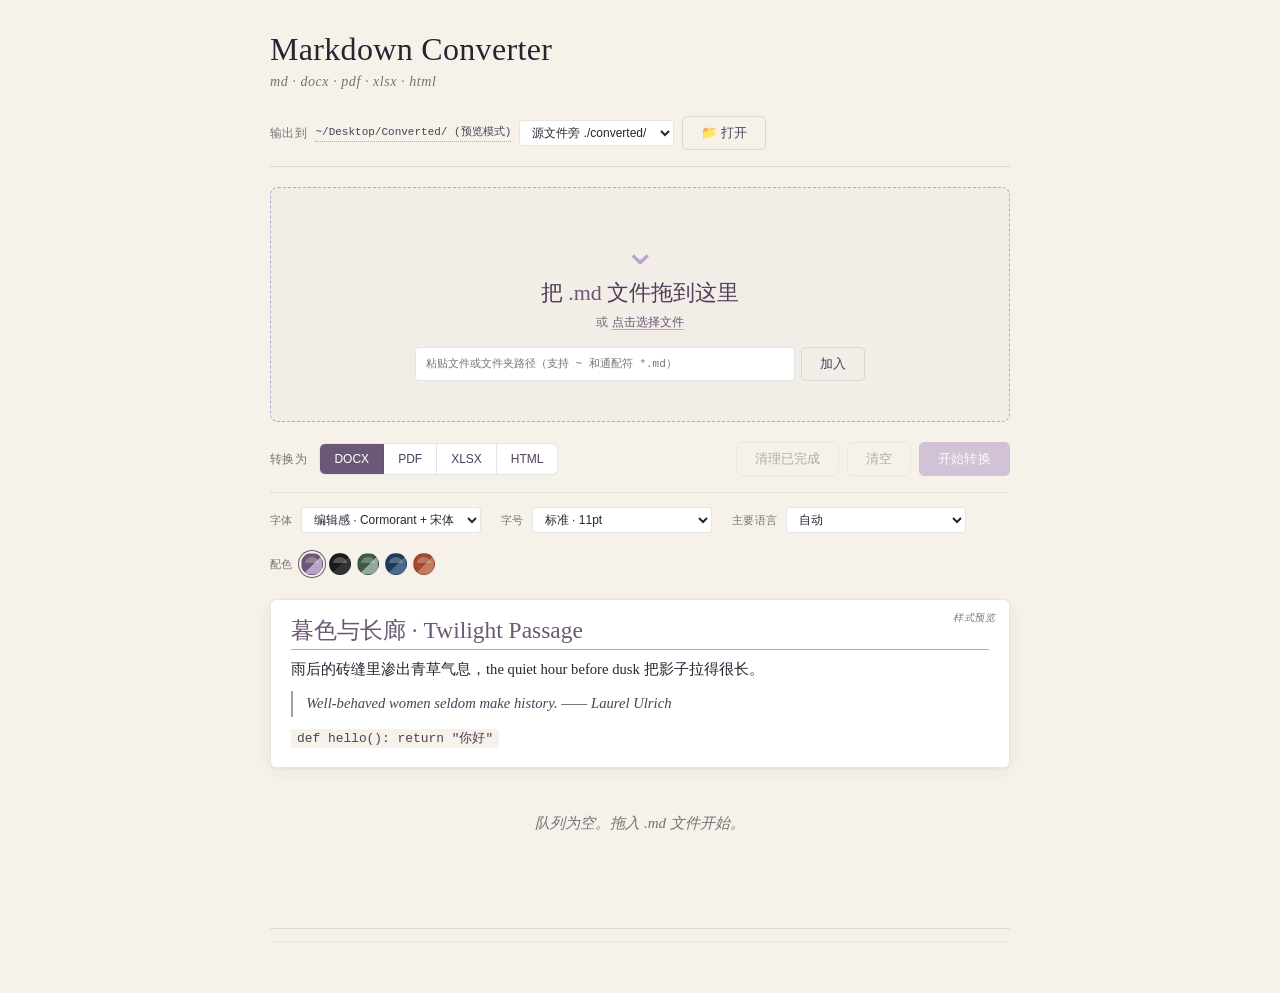
<file: ui/index.html>
<!DOCTYPE html>
<html lang="zh">
<head>
<meta charset="UTF-8">
<title>Markdown Converter</title>
<link rel="stylesheet" href="styles.css">
</head>
<body>
<main class="app">

  <header class="top">
    <div class="title">
      <h1>Markdown Converter</h1>
      <p class="subtitle"><em>md</em> &middot; docx &middot; pdf &middot; xlsx &middot; html</p>
    </div>

    <div class="output-bar">
      <span class="label">输出到</span>
      <span id="output-path" class="path">—</span>
      <select id="output-mode" title="输出位置策略">
        <option value="sibling">源文件旁 ./converted/</option>
        <option value="desktop">~/Desktop/Converted/</option>
        <option value="ask">每次询问</option>
      </select>
      <button id="open-output" class="ghost" title="在 Finder 中打开">📁 打开</button>
    </div>
  </header>

  <section class="dropzone" id="dropzone">
    <div class="drop-inner">
      <div class="drop-icon">⌃</div>
      <p class="drop-hint">把 <strong>.md</strong> 文件拖到这里</p>
      <p class="drop-sub">或 <button id="pick-btn" class="link">点击选择文件</button></p>
      <div class="paste-row">
        <input id="paste-input" type="text" placeholder="粘贴文件或文件夹路径（支持 ~ 和通配符 *.md）">
        <button id="paste-add" class="ghost">加入</button>
      </div>
    </div>
  </section>

  <section class="controls">
    <div class="format-picker">
      <span class="label">转换为</span>
      <div class="fmt-group" role="radiogroup">
        <label class="fmt"><input type="radio" name="fmt" value="docx" checked> <span>DOCX</span></label>
        <label class="fmt"><input type="radio" name="fmt" value="pdf"> <span>PDF</span></label>
        <label class="fmt"><input type="radio" name="fmt" value="xlsx"> <span>XLSX</span></label>
        <label class="fmt"><input type="radio" name="fmt" value="html"> <span>HTML</span></label>
      </div>
    </div>
    <div class="actions">
      <button id="sweep-btn" class="ghost" disabled>清理已完成</button>
      <button id="clear-btn" class="ghost" disabled>清空</button>
      <button id="convert-btn" class="primary" disabled>开始转换</button>
    </div>
  </section>

  <section class="styling">
    <label class="styling-item">
      <span class="label">字体</span>
      <select id="font-select"></select>
    </label>
    <label class="styling-item">
      <span class="label">字号</span>
      <select id="size-select"></select>
    </label>
    <label class="styling-item">
      <span class="label">主要语言</span>
      <select id="lang-select"></select>
    </label>
    <label class="styling-item">
      <span class="label">配色</span>
      <div id="color-swatches" class="swatches"></div>
    </label>
  </section>

  <section class="preview-card" id="preview-card">
    <div class="preview-label">样式预览</div>
    <div class="preview-body">
      <h2 class="preview-h">暮色与长廊 · Twilight Passage</h2>
      <p class="preview-p">雨后的砖缝里渗出青草气息，the quiet hour before dusk 把影子拉得很长。</p>
      <blockquote class="preview-q">Well-behaved women seldom make history. —— Laurel Ulrich</blockquote>
      <p class="preview-code-wrap"><code class="preview-c">def hello(): return "你好"</code></p>
    </div>
  </section>

  <div id="drag-warning" class="drag-warning hidden"></div>

  <section class="queue-wrap">
    <ul id="queue" class="queue"></ul>
    <p id="empty-hint" class="empty-hint">队列为空。拖入 .md 文件开始。</p>
  </section>

  <footer class="status-bar">
    <div id="progress" class="progress"><div class="progress-fill"></div></div>
    <p id="summary" class="summary"></p>
  </footer>

</main>
<script src="app.js"></script>
</body>
</html>
</file>
<file: ui/styles.css>
/* Markdown Converter — Iris palette (plum x sage x cream) */

@font-face {
  font-family: "Cormorant Garamond";
  src: local("Cormorant Garamond"), local("CormorantGaramond-Regular");
  font-weight: 400;
  font-display: swap;
}

:root {
  --cream: #F7F2E9;
  --cream-deep: #EFE8DC;
  --ink: #2A2332;
  --ink-soft: #4E3F5A;
  --ink-muted: rgba(42, 35, 50, 0.62);
  --plum: #6B5876;
  --plum-light: #B8A4C9;
  --plum-dark: #4E3F5A;
  --sage: #95A89C;
  --sage-light: #B8C6BB;
  --danger: #A64B4B;
  --hairline: rgba(42, 35, 50, 0.12);

  --font-display: "Cormorant Garamond", "Cormorant", Georgia, serif;
  --font-body: "Inter", -apple-system, BlinkMacSystemFont, "PingFang SC", "Hiragino Sans GB", sans-serif;
  --font-mono: "JetBrains Mono", "Menlo", monospace;

  --r: 8px;
  --shadow-soft: 0 1px 2px rgba(42, 35, 50, 0.04), 0 4px 16px rgba(42, 35, 50, 0.06);
}

* { box-sizing: border-box; }

html, body {
  margin: 0;
  padding: 0;
  background: var(--cream);
  color: var(--ink);
  font-family: var(--font-body);
  font-size: 14px;
  line-height: 1.5;
  -webkit-font-smoothing: antialiased;
  height: 100%;
}

.app {
  display: flex;
  flex-direction: column;
  min-height: 100vh;
  max-width: 820px;
  margin: 0 auto;
  padding: 32px 40px 24px;
  gap: 20px;
}

/* ---------- Header ---------- */
.top {
  display: flex;
  justify-content: space-between;
  align-items: center;
  gap: 24px;
  padding-bottom: 16px;
  border-bottom: 1px solid var(--hairline);
  flex-wrap: wrap;
}

.title { min-width: 0; }
.title h1 {
  font-family: var(--font-display);
  font-weight: 500;
  font-size: 32px;
  letter-spacing: 0.01em;
  margin: 0;
  color: var(--ink);
  white-space: nowrap;
  line-height: 1.1;
}

.subtitle {
  font-family: var(--font-display);
  font-style: italic;
  font-size: 14px;
  color: var(--ink-muted);
  margin: 4px 0 0;
  letter-spacing: 0.04em;
  white-space: nowrap;
}

.output-bar {
  display: flex;
  align-items: center;
  gap: 8px;
  font-size: 12px;
  color: var(--ink-muted);
  white-space: nowrap;
  flex-wrap: nowrap;
}
.output-bar .label {
  color: var(--ink-muted);
  white-space: nowrap;
  flex-shrink: 0;
}
.output-bar .path {
  font-family: var(--font-mono);
  font-size: 11px;
  color: var(--plum-dark);
  max-width: 220px;
  overflow: hidden;
  text-overflow: ellipsis;
  white-space: nowrap;
  border-bottom: 1px dotted var(--plum-light);
  padding-bottom: 1px;
  flex-shrink: 1;
  min-width: 0;
}

select {
  font-family: inherit;
  font-size: 12px;
  padding: 4px 8px;
  border: 1px solid var(--hairline);
  background: white;
  color: var(--ink);
  border-radius: 4px;
  cursor: pointer;
}
select:focus { outline: 1px solid var(--plum-light); }

/* ---------- Dropzone ---------- */
.dropzone {
  border: 1.5px dashed var(--plum-light);
  border-radius: var(--r);
  padding: 40px 24px;
  background: rgba(184, 164, 201, 0.06);
  transition: background 0.15s, border-color 0.15s;
  cursor: pointer;
}
.dropzone.drag-over {
  background: rgba(184, 164, 201, 0.16);
  border-color: var(--plum);
  border-style: solid;
}
.drop-inner {
  text-align: center;
  pointer-events: none;
}
.drop-inner > *:not(.paste-row) { pointer-events: auto; }
.drop-icon {
  font-family: var(--font-display);
  font-size: 40px;
  color: var(--plum-light);
  line-height: 1;
  transform: rotate(180deg);
  display: inline-block;
  margin-bottom: 8px;
}
.drop-hint {
  font-family: var(--font-display);
  font-size: 22px;
  margin: 0 0 4px;
  color: var(--ink-soft);
}
.drop-hint strong {
  color: var(--plum);
  font-weight: 500;
}
.drop-sub {
  font-size: 12px;
  color: var(--ink-muted);
  margin: 0 0 16px;
}
button.link {
  background: none;
  border: none;
  color: var(--plum);
  font: inherit;
  text-decoration: underline;
  text-decoration-color: var(--plum-light);
  text-underline-offset: 3px;
  cursor: pointer;
  padding: 0;
}
button.link:hover { color: var(--plum-dark); }

.paste-row {
  display: flex;
  gap: 6px;
  justify-content: center;
  margin-top: 8px;
  pointer-events: auto;
}
.paste-row input {
  font-family: var(--font-mono);
  font-size: 11px;
  padding: 6px 10px;
  width: 380px;
  max-width: 100%;
  border: 1px solid var(--hairline);
  background: white;
  border-radius: 4px;
  color: var(--ink);
}
.paste-row input:focus {
  outline: none;
  border-color: var(--plum-light);
}

/* ---------- Controls ---------- */
.controls {
  display: flex;
  justify-content: space-between;
  align-items: center;
  gap: 16px;
  flex-wrap: wrap;
}
.format-picker {
  display: flex;
  align-items: center;
  gap: 12px;
}
.label {
  font-size: 12px;
  color: var(--ink-muted);
  letter-spacing: 0.04em;
  text-transform: uppercase;
}
.fmt-group {
  display: inline-flex;
  border: 1px solid var(--hairline);
  border-radius: 6px;
  overflow: hidden;
  background: white;
}
.fmt {
  cursor: pointer;
  padding: 6px 14px;
  font-size: 12px;
  color: var(--ink-soft);
  border-right: 1px solid var(--hairline);
  user-select: none;
  transition: background 0.12s;
}
.fmt:last-child { border-right: none; }
.fmt input { display: none; }
.fmt:hover { background: var(--cream-deep); }
.fmt:has(input:checked) {
  background: var(--plum);
  color: white;
}

.actions { display: flex; gap: 8px; }

/* ---------- Styling row (font / size / color) ---------- */
.styling {
  display: flex;
  gap: 20px;
  align-items: center;
  flex-wrap: wrap;
  padding: 8px 0 4px;
  border-top: 1px dotted var(--hairline);
  padding-top: 14px;
  margin-top: -4px;
}
.styling-item {
  display: flex;
  align-items: center;
  gap: 8px;
}
.styling-item .label { font-size: 11px; }
.styling-item select {
  min-width: 180px;
}
.swatches { display: flex; gap: 6px; }
.swatch {
  width: 22px;
  height: 22px;
  border-radius: 50%;
  cursor: pointer;
  border: 1px solid var(--hairline);
  padding: 0;
  position: relative;
  transition: transform 0.12s;
}
.swatch:hover { transform: scale(1.15); }
.swatch.active {
  box-shadow: 0 0 0 2px var(--cream), 0 0 0 3px var(--plum);
}
.swatch::after {
  content: "";
  position: absolute;
  inset: 3px 3px 55% 3px;
  border-radius: 50% 50% 0 0 / 100% 100% 0 0;
  background: rgba(255, 255, 255, 0.25);
}

/* ---------- Live preview card ---------- */
.preview-card {
  background: white;
  border: 1px solid var(--hairline);
  border-radius: 6px;
  padding: 16px 20px 18px;
  box-shadow: var(--shadow-soft);
  position: relative;
  /* CSS variables — overwritten by JS to preview the current theme */
  --pv-body: "Source Han Serif SC", "Cormorant Garamond", serif;
  --pv-display: "Source Han Serif SC", "Cormorant Garamond", serif;
  --pv-mono: "JetBrains Mono", Menlo, monospace;
  --pv-size: 11pt;
  --pv-heading: #6B5876;
  --pv-accent: #B8A4C9;
  --pv-accent-dark: #4E3F5A;
  --pv-rule: #95A89C;
  --pv-muted: #4E3F5A;
  --pv-code-bg: #F7F2E9;
}
.preview-label {
  position: absolute;
  top: 10px;
  right: 14px;
  font-size: 10px;
  color: var(--ink-muted);
  font-family: var(--font-display);
  font-style: italic;
  letter-spacing: 0.05em;
}
.preview-body {
  font-family: var(--pv-body);
  font-size: var(--pv-size);
  color: var(--ink);
  line-height: 1.6;
}
.preview-body .preview-h {
  font-family: var(--pv-display);
  color: var(--pv-heading);
  font-weight: 500;
  font-size: calc(var(--pv-size) * 1.6);
  margin: 0 0 0.35em;
  padding-bottom: 0.2em;
  border-bottom: 1px solid var(--pv-accent);
  line-height: 1.2;
}
.preview-body .preview-p {
  margin: 0.4em 0;
}
.preview-body .preview-q {
  font-family: var(--pv-display);
  border-left: 2px solid var(--pv-rule);
  padding: 0.1em 0 0.1em 0.9em;
  margin: 0.6em 0;
  color: var(--pv-muted);
  font-style: italic;
}
.preview-body .preview-c {
  font-family: var(--pv-mono);
  background: var(--pv-code-bg);
  color: var(--pv-accent-dark);
  padding: 2px 6px;
  border-radius: 2px;
  font-size: calc(var(--pv-size) * 0.88);
}
.preview-code-wrap { margin: 0.5em 0 0; }

/* ---------- Drag warning bar ---------- */
.drag-warning {
  background: rgba(207, 139, 82, 0.12);
  border-left: 3px solid #CF8B52;
  color: #7A4A2A;
  padding: 8px 12px;
  border-radius: 4px;
  font-size: 12px;
  line-height: 1.5;
}
.drag-warning.hidden { display: none; }
.drag-warning a {
  color: #6B5876;
  text-decoration: underline;
  cursor: pointer;
}

/* ---------- Per-item output path ---------- */
.q-item .outpath {
  grid-column: 1 / -1;
  font-family: var(--font-mono);
  font-size: 10px;
  color: var(--sage);
  margin-top: 2px;
  padding-top: 4px;
  border-top: 1px dotted var(--hairline);
  overflow: hidden;
  text-overflow: ellipsis;
  white-space: nowrap;
}
.q-item .outpath.staged { color: #B27A4E; }

/* ---------- Retry button on error rows ---------- */
.q-item .row-actions .retry-btn {
  color: var(--plum);
  border-color: var(--plum-light);
}
.q-item .row-actions .retry-btn:hover {
  background: var(--plum);
  color: white;
  border-color: var(--plum);
}

button.primary, button.ghost {
  font-family: inherit;
  font-size: 13px;
  padding: 7px 18px;
  border-radius: 5px;
  cursor: pointer;
  transition: background 0.12s, color 0.12s, border-color 0.12s;
}
button.primary {
  background: var(--plum);
  color: white;
  border: 1px solid var(--plum);
  letter-spacing: 0.02em;
}
button.primary:hover:not(:disabled) { background: var(--plum-dark); border-color: var(--plum-dark); }
button.primary:disabled { background: var(--plum-light); border-color: var(--plum-light); cursor: not-allowed; opacity: 0.6; }

button.ghost {
  background: transparent;
  color: var(--ink-soft);
  border: 1px solid var(--hairline);
}
button.ghost:hover:not(:disabled) { border-color: var(--sage); color: var(--sage); }
button.ghost:disabled { opacity: 0.4; cursor: not-allowed; }

/* ---------- Queue ---------- */
.queue-wrap { flex: 1; min-height: 120px; }
.queue { list-style: none; padding: 0; margin: 0; display: flex; flex-direction: column; gap: 6px; }
.empty-hint {
  text-align: center;
  color: var(--ink-muted);
  font-style: italic;
  font-family: var(--font-display);
  font-size: 15px;
  padding: 24px 0;
  margin: 0;
}
.empty-hint.hidden { display: none; }

.q-item {
  display: grid;
  grid-template-columns: 1fr auto auto;
  gap: 12px;
  align-items: center;
  padding: 10px 14px;
  background: white;
  border-radius: 6px;
  border: 1px solid var(--hairline);
  box-shadow: var(--shadow-soft);
}
.q-item .name {
  font-weight: 500;
  font-size: 13px;
  color: var(--ink);
  overflow: hidden;
  text-overflow: ellipsis;
  white-space: nowrap;
}
.q-item .path {
  font-family: var(--font-mono);
  font-size: 10px;
  color: var(--ink-muted);
  overflow: hidden;
  text-overflow: ellipsis;
  white-space: nowrap;
}
.q-item .badge {
  font-family: var(--font-mono);
  font-size: 10px;
  padding: 3px 8px;
  border-radius: 10px;
  background: var(--cream-deep);
  color: var(--plum-dark);
  letter-spacing: 0.04em;
  text-transform: uppercase;
}
.q-item .status {
  font-size: 12px;
  color: var(--ink-muted);
  min-width: 80px;
  text-align: right;
  white-space: nowrap;
}
.q-item.status-done .status { color: var(--sage); }
.q-item.status-running .status { color: var(--plum); }
.q-item.status-error .status { color: var(--danger); }
.q-item .error-msg {
  grid-column: 1 / -1;
  font-size: 11px;
  color: var(--danger);
  margin-top: 4px;
  padding-top: 6px;
  border-top: 1px dotted rgba(166, 75, 75, 0.3);
  font-family: var(--font-mono);
  white-space: pre-wrap;
  word-break: break-all;
}
.q-item .row-actions {
  grid-column: 1 / -1;
  display: flex;
  gap: 8px;
  margin-top: 4px;
}
.q-item .row-actions button {
  font-size: 11px;
  padding: 2px 8px;
  background: transparent;
  border: 1px solid var(--hairline);
  color: var(--ink-muted);
  border-radius: 3px;
  cursor: pointer;
}
.q-item .row-actions button:hover { color: var(--plum); border-color: var(--plum-light); }

/* ---------- Status bar ---------- */
.status-bar {
  padding-top: 12px;
  border-top: 1px solid var(--hairline);
}
.progress {
  height: 2px;
  background: var(--cream-deep);
  border-radius: 1px;
  overflow: hidden;
}
.progress-fill {
  height: 100%;
  width: 0%;
  background: linear-gradient(90deg, var(--sage), var(--plum));
  transition: width 0.25s ease;
}
.summary {
  font-family: var(--font-display);
  font-style: italic;
  font-size: 13px;
  color: var(--ink-muted);
  text-align: center;
  margin: 8px 0 0;
  min-height: 18px;
}
.summary.success { color: var(--sage); }
.summary.error { color: var(--danger); }
</file>
